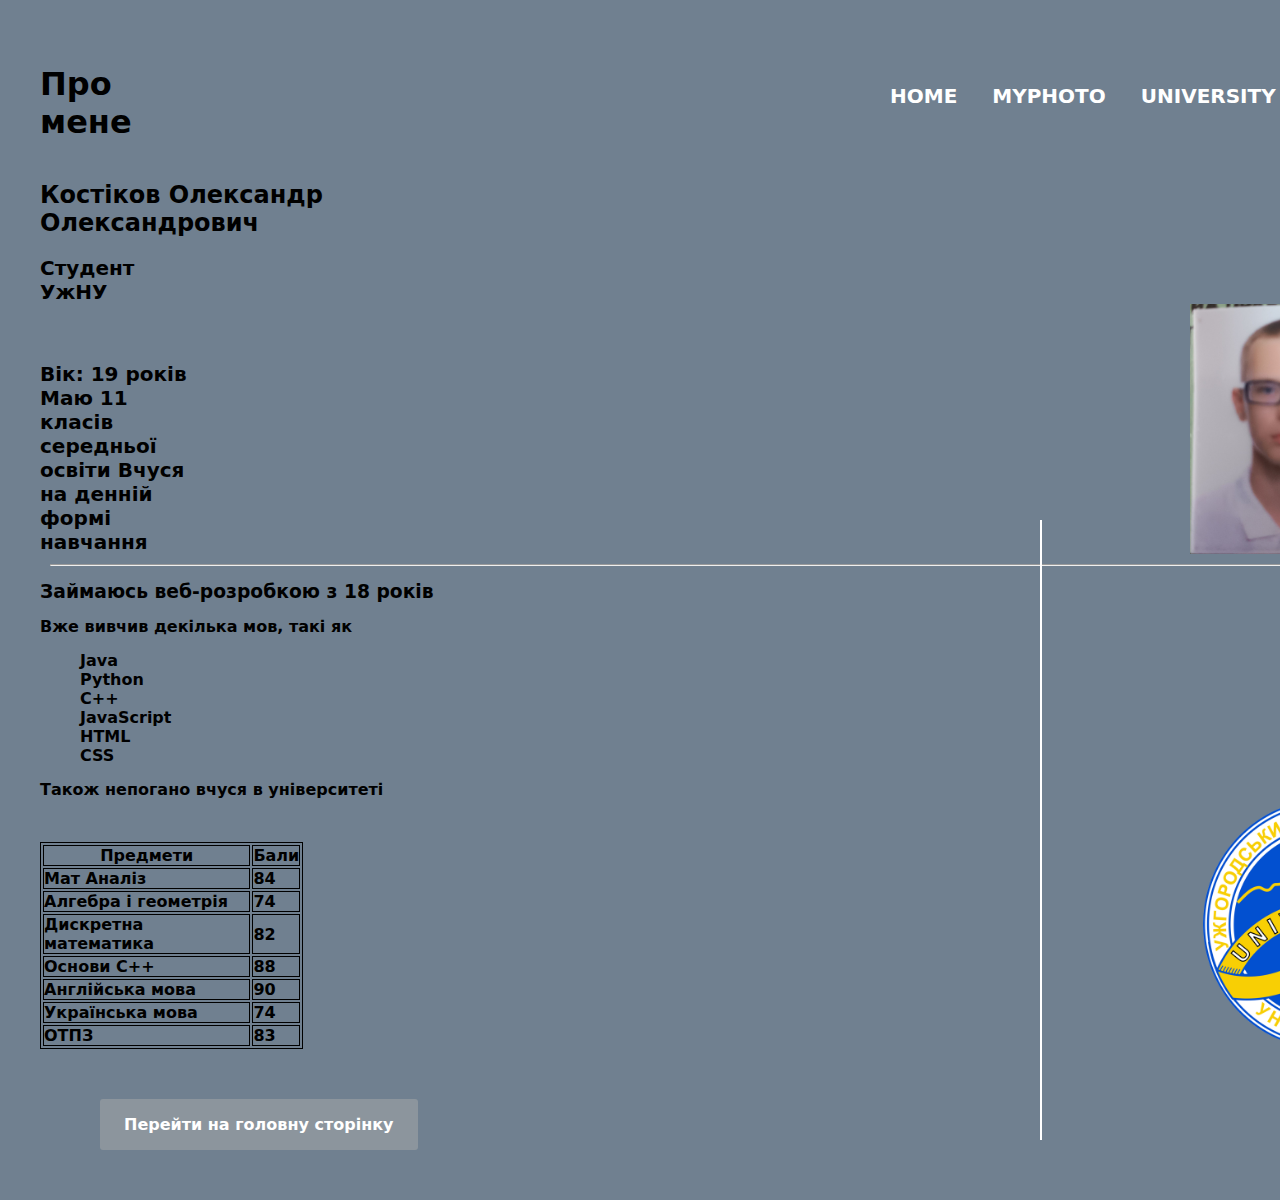
<file: About.html>
<!DOCTYPE html>
<html lang="en">
<head>
    <meta charset="UTF-8">
    <meta name="viewport" content="width=device-width, initial-scale=1.0">
    <title>Про мене</title>
    <link rel="stylesheet" href="./css/About.css">
</head>
<body>
  <nav>
    <div class="portfolio">
      <p class = "text">Про мене</p>
      <ul>
        <li><a class = "ssilka" href="index.html">Home</a></li>
        <li><a class = "ssilka" href="Slider.html">MyPhoto</a></li>
        <li><a class = "ssilka" href="University.html">University</a></li>
        <li><a class = "ssilka" href="Contacts.html">Contacts</a></li>
    </ul>
  </div>
      <div class = "header1">
        <h2>Костіков Олександр Олександрович</h2>
        <p>Студент УжНУ</p>
        <div class="itsma">
            <p>Вік: 19 років Маю 11 класів середньої освіти Вчуся на денній формі навчання
               
            </p>
            <img class = "photo5" src="./img/MyPhoto2.jpg" alt="">
        </div>
        <hr>
        <h3>Займаюсь веб-розробкою з 18 років</h3>
        <ol>
            <li>Вже вивчив декілька мов, такі як
              <ol id ="nestlist">
                <li>Java</li>
                <li>Python</li>
                <li>C++</li>
                <li>JavaScript</li>
                <li>HTML</li>
                <li>CSS</li>
              </ol>
            </li>
        </ol>
        <h4>Також непогано вчуся в університеті</h4>
        <div class="tablitsa">
            <table>
                <tr>
                  <th>Предмети</th>
                  <th>Бали</th>
                <tr>
                  <td>Мат Аналіз</td>
                  <td>84</td>
                <tr>
                  <td>Алгебра і геометрія</td>
                  <td>74</td>
                <tr>
                  <td>Дискретна математика</td>
                  <td>82</td>
                <tr>
                  <td>Основи C++</td>
                  <td>88</td>
                <tr>
                  <td>Англійська мова</td>
                  <td>90</td>
                <tr>
                  <td>Українська мова</td>
                  <td>74</td>
                <tr>
                  <td>ОТПЗ</td>
                  <td>83</td>
              </table>
              <img class = "iuzhnu" src="./img/Uzhnu.png" alt="">   
        </div>
      </div>
      <div class = "line"></div>
      <a href="index.html" class = "button">Перейти на головну сторінку</a>
    </nav>
</body>
</html>
</file>
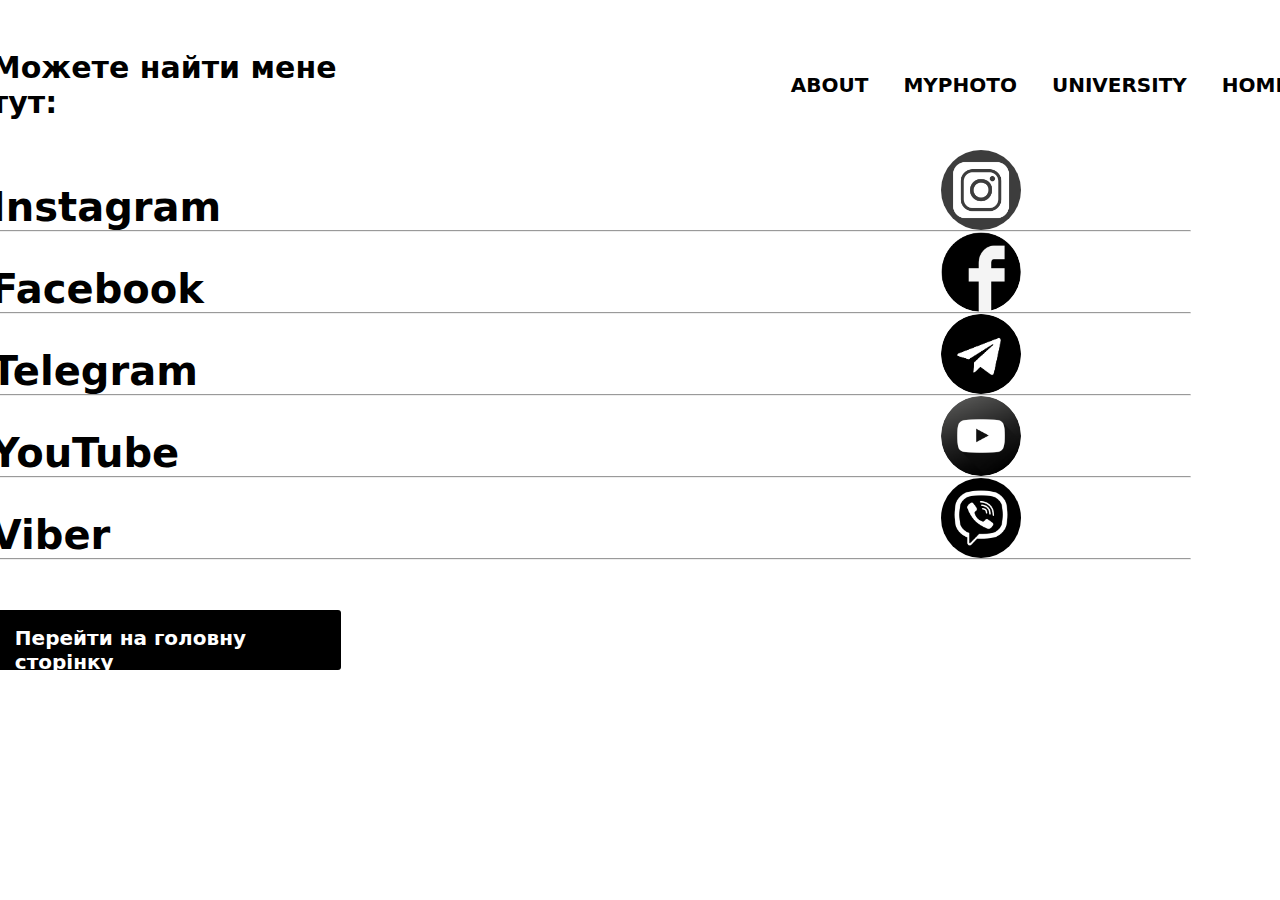
<file: Contacts.html>
<!DOCTYPE html>
<html lang="en">
<head>
    <meta charset="UTF-8">
    <meta name="viewport" content="width=device-width, initial-scale=1.0">
    <title>Contacts</title>
    <link rel ="stylesheet" href="./css/Contacts.css">
</head>
<body>
    <div>
        <div class="portfolio">
            <p class = "shapka">Можете найти мене тут:</p>
            <ul>
              <li><a class = "ssilka" href="About.html">About</a></li>
              <li><a class = "ssilka" href="Slider.html">MyPhoto</a></li>
              <li><a class = "ssilka" href="University.html">University</a></li>
              <li><a class = "ssilka" href="index.html">Home</a></li>
          </ul>
        </div>
        <div class = "interests">
            <div class = "insta">
                <a class = "mysot" href="https://www.instagram.com/alkostik04/">Instagram</a>
                <img src="./img/Instagram4.jpg" alt="">
            </div>
        <hr>
        <div class = "face">
            <a class = "mysot" href="https://www.facebook.com/profile.php?id=100027386231852">Facebook</a>
            <img src="./img/Facebook6.jpg" alt="">
        </div>
        <hr>
        <div class = "tele">
            <a class = "mysot" href="https://t.me/Canvas_yt">Telegram</a>
            <img src="./img/telegram1.jpg" alt="">
        </div>
        <hr>
        <div class = "tube">
            <a class = "mysot" href="https://youtube.com/@canvasminecraft5895">YouTube</a>
            <img src="./img/YouTube1.jpg" alt="">
        </div>
        <hr>
        <div class = "vibe">
            <a class = "mysot" href="https://viber.click/380671071596">Viber</a>
            <img src="./img/viber1.jpg" alt="">
        </div>
        <hr>
        <div class = "ssilka">
            <a  class = "button" href="index.html" >Перейти на головну сторінку</a>
        </div>
        </div>
    </div>
</body>
</html>
</file>
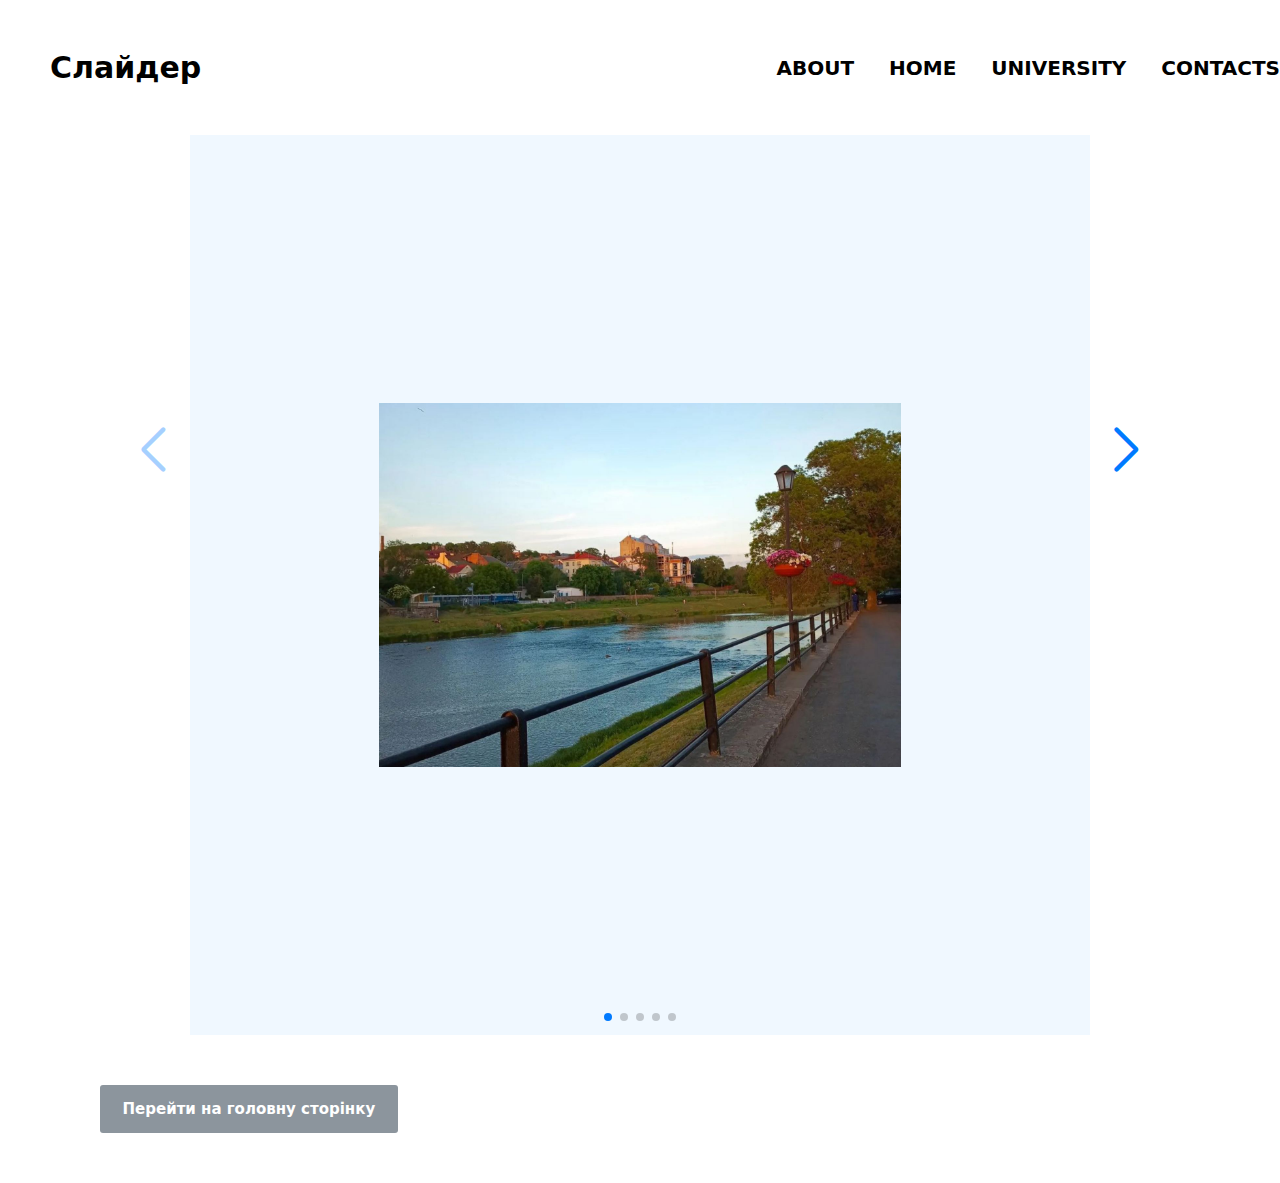
<file: Slider.html>
<!DOCTYPE html>
<html lang="en">
<head>
  <meta charset="UTF-8">
  <meta http-equiv="X-UA-Compatible" content="IE=edge">
  <meta name="viewport" content="width=device-width, initial-scale=1.0">
  <title>Slider</title>
  <link
  rel="stylesheet"
  href="https://cdn.jsdelivr.net/npm/swiper@8/swiper-bundle.min.css"
/>
<link rel="stylesheet" href="./css/Photo.css">
<script src="https://cdn.jsdelivr.net/npm/swiper@8/swiper-bundle.min.js"></script>
</head>
<body>
  <style>
    html,
    body{
      height: 100%;
      font-size: 15px;
    }
    .swiper{
      width: 100vh;
      height: 100%;
    }
    .swiper-slide{
      text-align: center;
      font-size: 18px;
      background-color: aliceblue;
      display: flex;
      justify-content: center;
      align-items: center;
    }
    .swiper-slide img{
      width: 58%;
      object-fit: cover;
    }
    .swiper-button-next, .swiper-rtl .swiper-button-prev{
      right: 140px !important; 
      left: auto;
    }
    .swiper-button-prev, .swiper-rtl .swiper-button-next{
      left: 140px !important; 
      right: auto;
    }

  </style>
  <div class="portfolio">
    <p class = "shapka">Слайдер</p>
    <ul>
      <li><a class = "ssilka" href="About.html">About</a></li>
      <li><a class = "ssilka" href="index.html">Home</a></li>
      <li><a class = "ssilka" href="University.html">University</a></li>
      <li><a class = "ssilka" href="Contacts.html">Contacts</a></li>
  </ul>
</div>
  <div class="swiper mySwiper">
    <div class="swiper-wrapper">
      <div class="swiper-slide"><img src="./img/Slider1.jpg"></div>
      <div class="swiper-slide"><img src="./img/Slider2.jpg"></div>
      <div class="swiper-slide"><img src="./img/Slider3.jpg"></div>
      <div class="swiper-slide"><img src="./img/Slider4.jpg"></div>
      <div class="swiper-slide"><img src="./img/Slider5.jpg"></div>
    </div>
    <div class="swiper-pagination"></div>
  </div>
  <div class="swiper-button-next"></div>
  <div class="swiper-button-prev"></div>
  <a href="index.html" class = "button">Перейти на головну сторінку</a>

  <script>
    var swiper = new Swiper(".mySwiper", {
      spaceBetween: 30,
      navigation: {
        nextEl: ".swiper-button-next",
        prevEl: ".swiper-button-prev",
      },
      pagination: {
        el: ".swiper-pagination",
      },
      mousewheel: true,
      keyboard: true,
    });
  </script>
</body>
</html>
</file>
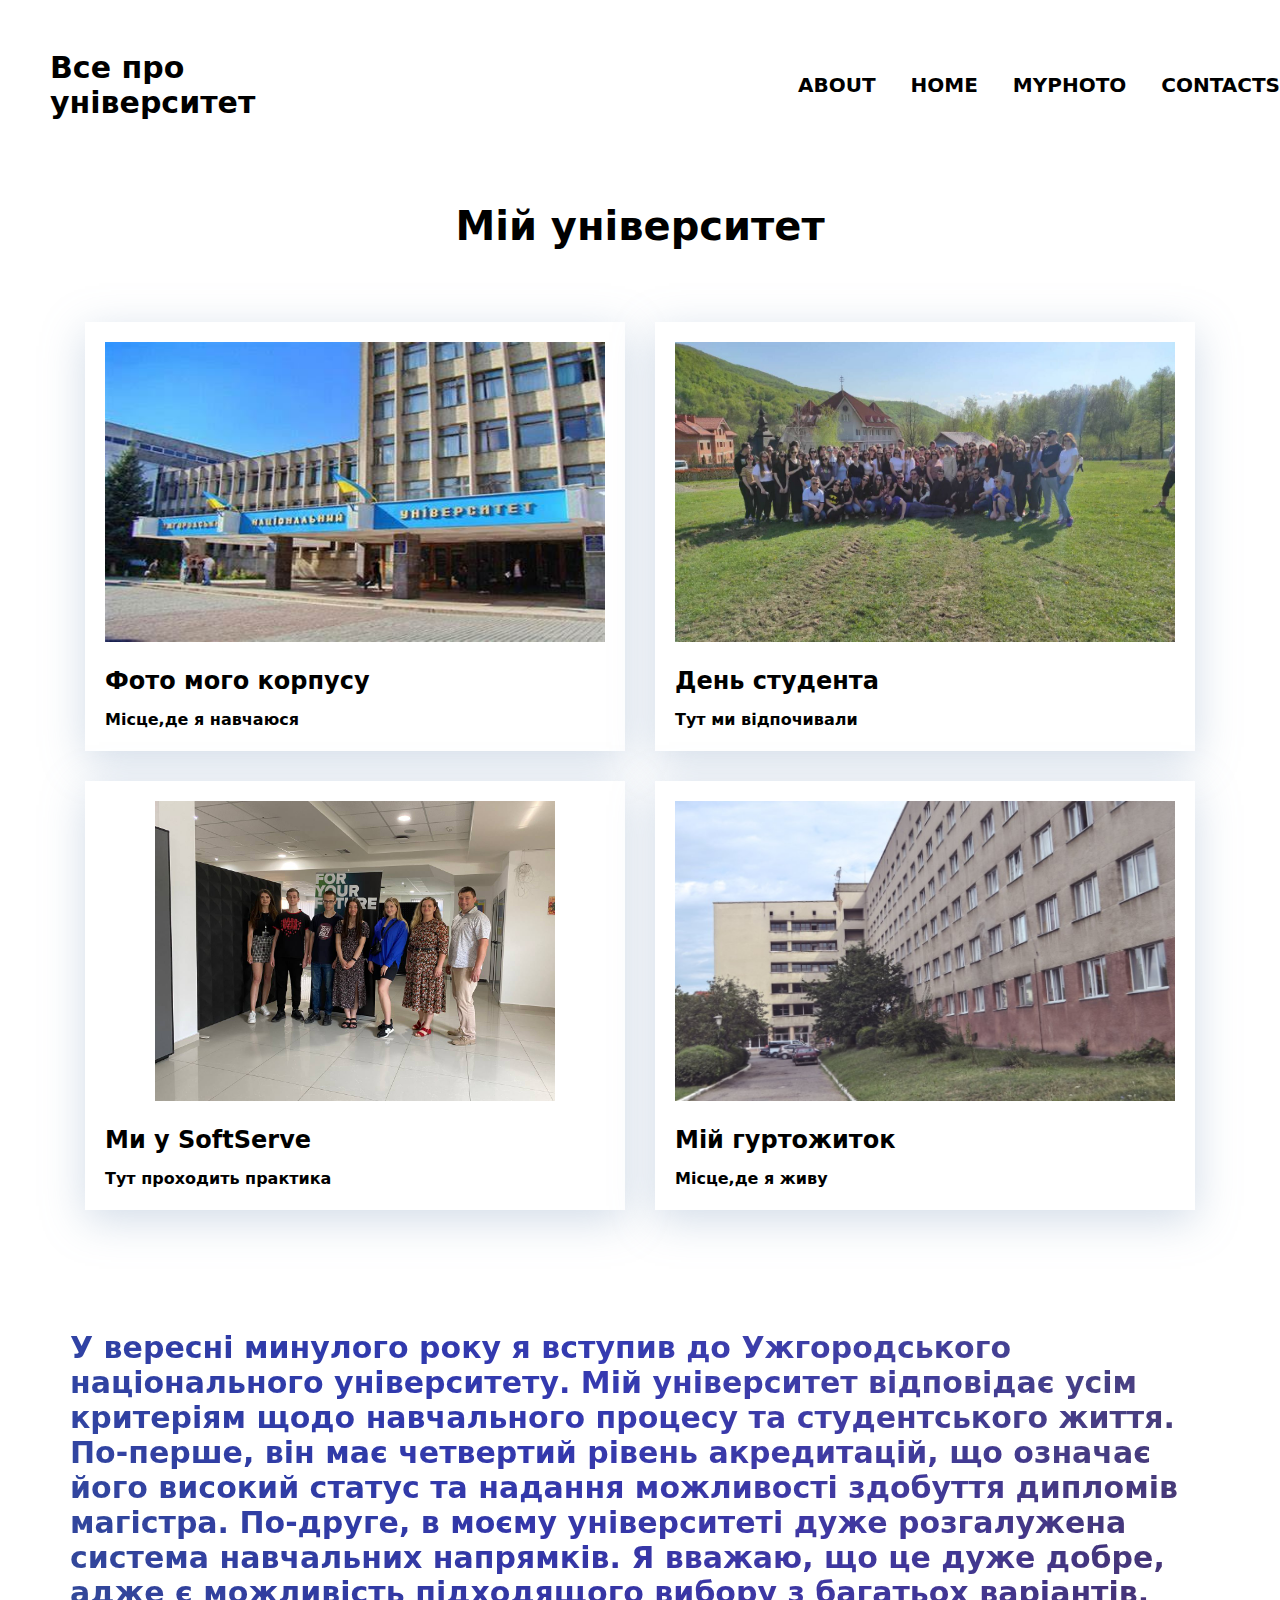
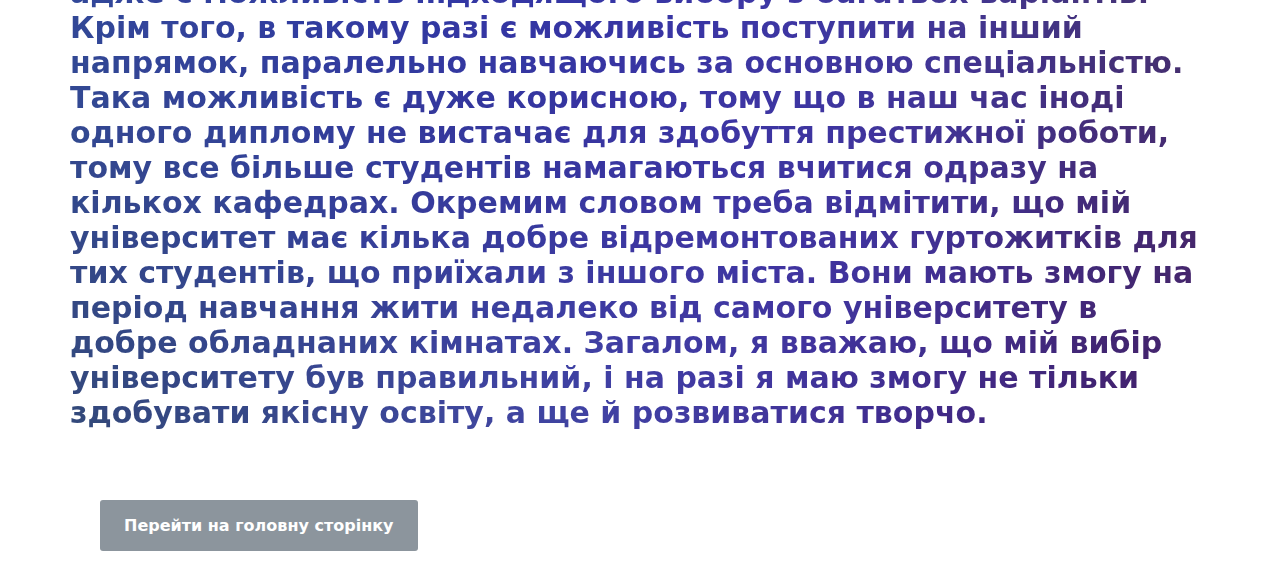
<file: University.html>
<!DOCTYPE html>
<html lang="en">
<head>
    <meta charset="UTF-8">
    <meta name="viewport" content="width=device-width, initial-scale=1.0">
    <title>Document</title>
    <link rel="stylesheet" href="./css/University.css">
</head>
<body>
    <div class="portfolio">
        <p class = "shapka">Все про університет</p>
        <ul>
          <li><a class = "ssilka" href="About.html">About</a></li>
          <li><a class = "ssilka" href="index.html">Home</a></li>
          <li><a class = "ssilka" href="Slider.html">MyPhoto</a></li>
          <li><a class = "ssilka" href="Contacts.html">Contacts</a></li>
      </ul>
    </div>
    <div class = "photos">
        <div class="container">
            <h2 class = "section">Мій університет</h2>
            <div class="cardswrapper">
                <div class="card">
                    <img class = "cardimg" src="./img/MyUniversity1.jpg" alt="">
                    <h3 class = "cardtitle">Фото мого корпусу</h3>
                    <p>Місце,де я навчаюся</p>
                </div>
                <div class="card">
                    <img class = "cardimg" src="./img/MyUniversity2.jpg" alt="">
                    <h3 class = "cardtitle">День студента</h3>
                    <p>Тут ми відпочивали</p>
                </div>
                <div class="card">
                    <img class = "cardimg2" src="./img/MyUniversity3.jpg" alt="">
                    <h3 class = "cardtitle">Ми у SoftServe</h3>
                    <p>Тут проходить практика</p>
                </div>
                <div class="card">
                    <img class = "cardimg" src="./img/MyUniversity4.jpg" alt="">
                    <h3 class = "cardtitle">Мій гуртожиток</h3>
                    <p>Місце,де я живу</p>
                </div>
            </div>
        </div>
    </div>
    <div class="text">
        <p>
            У вересні минулого року я вступив до Ужгородського національного університету.
Мій університет відповідає усім критеріям щодо навчального процесу та студентського життя. По-перше, він має четвертий рівень
 акредитацій, що означає його високий статус та надання можливості здобуття дипломів магістра. По-друге, в моєму університеті
дуже розгалужена система навчальних напрямків. Я вважаю, що це дуже добре, адже є можливість підходящого вибору з багатьох варіантів.
 Крім того, в такому разі є можливість поступити на інший напрямок, паралельно навчаючись за основною спеціальністю. Така можливість 
 є дуже корисною, тому що в наш час іноді одного диплому не вистачає для здобуття престижної роботи, тому все більше студентів
  намагаються вчитися одразу на кількох кафедрах.
Окремим словом треба відмітити, що мій університет має кілька добре відремонтованих гуртожитків для тих студентів, що приїхали 
з іншого міста. Вони мають змогу на період навчання жити недалеко від самого університету в добре обладнаних кімнатах.
Загалом, я вважаю, що мій вибір університету був правильний, і на разі я маю змогу не тільки здобувати якісну освіту, 
а ще й розвиватися творчо.

        </p>
    </div>
    <a href="index.html" class = "button">Перейти на головну сторінку</a>
</body>
</html>
</file>
<file: css/About.css>
* {
    margin: 0;
    padding: 0;
    box-sizing: border-box;
    font-family: system-ui;
    font-weight: 600;
    list-style: none;
}

body {
    background: linear-gradient(to right,#e53935,#e35d5b);
    display: flex;
    align-items: center;
    background: slategrey;
}

.line {
    border-left: 2px solid white;
    height: 620px;
    position: absolute;
    left: 50%;
    margin-left: 400px;
    top: 520px;
}

.portfolio {
    margin-top: 50px;
    display: flex;
    justify-content: start;
    align-items: center;
    gap:0 700px;
}

.text {
    font-size: 2rem;
}


ul {
    display: flex;
    justify-content: center;
    align-items: center;
    text-transform: uppercase;
    gap: 0 35px;
}

.ssilka {
    color: #fff;
    text-decoration: none;
    font-size: 20px;
}

h2 {
    justify-content: start;
    color: black;
    width: 400px;
    height: 100px;
    padding: 40px;
}

h3 {
    margin-top: 15px;
    margin-left: 40px;
}

h4 {
    margin-top: 15px;
    margin-left: 40px;
}

p {
    margin-top: 15px;
    margin-left: 40px;
    width: 150px;
    font-size: 15pt;
}

hr {
    width: 1400px;
    margin-top: 10px;
    margin-left: 50px;
}

ol {
    margin-top: 15px;
    margin-left: 40px;
}

#nestlist {
    color:#000;
}

table,tr,td,th {
    margin-top: 15px;
    margin-left: 40px;
    border: 1px solid black;
    border-color: #000;
}
.tablitsa {
    display: flex;
    justify-content: start;
    align-items: end;
    gap: 0 900px;
}
.itsma {
    display: flex;
    justify-content: start;
    align-items: end;
    gap: 0 1000px;
}

.photo5 {
    width: 200px;
    height: 250px;
}

.iuzhnu {
    width: 250px;
    height: 250px;

}

.button {
    margin-left: 100px;
    margin-top: 50px;
    margin-bottom: 50px;
    display: inline-block;
    background: #8C959D;
    color: #fff;
    padding: 1rem 1.5rem;
    text-decoration: none;
    border-radius: 3px;
}
</file>
<file: css/Contacts.css>
* {
    margin: 0;
    padding: 0;
    box-sizing: border-box;
    font-family: system-ui;
    font-weight: 600;
    list-style: none;
}
body {
    display: flex;
    justify-content: center;
    align-items: center;
    background-color: #fff;
}

h1 {
    margin-top: 50px;
    height: 100px;
    text-align: center;
    color:#000;
}
.mysot {
    color: #000;
}

.portfolio {
    margin-top: 50px;
    display: flex;
    justify-content: start;
    align-items: center;
    gap:0 400px;
    margin-bottom: 30px;
}

.shapka {
    font-size: 30px;
    width: 400px;

}


ul {
    display: flex;
    justify-content: center;
    align-items: center;
    text-transform: uppercase;
    gap: 0 35px;
}

.ssilka {
    color: #000;
    text-decoration: none;
    font-size: 20px;
}


hr {
    width: 1200px;
}


img {
    width: 80px;
    height: 80px;
    object-fit: contain;
    border-radius: 80px;
}


a {
    width: 200px;
    text-decoration: none;
}

.mysot {
    font-size: 40px;
}

.insta {
    display: flex;
    justify-content: start;
    align-items: end;
    gap: 0 750px;
}
.face {
    display: flex;
    justify-content: start;
    align-items: end;
    gap: 0 750px;
}

.tele {
    display: flex;
    justify-content: start;
    align-items: end;
    gap: 0 750px;
}

.tube {
    display: flex;
    justify-content: start;
    align-items: end;
    gap: 0 750px;
}

.vibe {
    display: flex;
    justify-content: start;
    align-items: end;
    gap: 0 750px;
}


.button {
    margin-bottom: 50px;
    margin-top: 50px;
    font-size: 20px;
    display: inline-block;
    background: #000;
    color: #FFF;
    padding: 1rem 1.5rem;
    text-decoration: none;
    border-radius: 3px;
    width: 350px;
    height: 60px;
}
</file>
<file: css/Photo.css>
* {
    margin: 0;
    padding: 0;
    box-sizing: border-box;
    font-family: system-ui;
    font-weight: 600;
    list-style: none;
}

h1 {
    margin-top: 50px;
    text-align: center;
    margin-bottom: 50px;
}

.button {
    margin-left: 100px;
    margin-top: 50px;
    margin-bottom: 50px;
    display: inline-block;
    background: #8C959D;
    color: #fff;
    padding: 1rem 1.5rem;
    text-decoration: none;
    border-radius: 3px;

}

.portfolio {
    margin-top: 50px;
    display: flex;
    justify-content: start;
    align-items: center;
    gap:0 400px;
    margin-bottom: 50px;
    margin-left: 50px;
}

.shapka {
    font-size: 30px;
    width: 400px;

}


ul {
    display: flex;
    justify-content: center;
    align-items: center;
    text-transform: uppercase;
    gap: 0 35px;
}

.ssilka {
    color: #000;
    text-decoration: none;
    font-size: 20px;
}
</file>
<file: css/University.css>
* {
    margin: 0;
    padding: 0;
    box-sizing: border-box;
    font-family: system-ui;
    font-weight: 600;
    list-style: none;
}


body {
    margin:0;
    padding: 0;
    font-family: 'Montserrat',sans-serif;
}


.portfolio {
    margin-top: 50px;
    display: flex;
    justify-content: start;
    align-items: center;
    gap:0 400px;
    margin-bottom: 50px;
    margin-left: 50px;
}

.shapka {
    font-size: 30px;
    width: 400px;

}


ul {
    display: flex;
    justify-content: center;
    align-items: center;
    text-transform: uppercase;
    gap: 0 35px;
}

.ssilka {
    color: #000;
    text-decoration: none;
    font-size: 20px;
}
.container {
    margin-left: auto;
    margin-right: auto;
    max-width: 1110px;
    margin-top: 80px;

}
.section {
    margin: 0;
    margin-bottom: 70px;
    font-size: 40px;
    font-weight: 700;
    line-height: 130%;
    text-align: center;
    color :black;
}

.card {
    background-color: white;
    max-width: 540px;
    padding: 20px;
    margin-bottom: 30px;
    box-shadow: 0px 10px 40px rgba(126,155,189,0.35);
}

.card:last-child, .card:nth-last-child(2){
    margin-bottom: 0;

}



.cardimg {
    margin-bottom: 20px;
    width: 500px;
    height: 300px;

}

.cardimg2 {
    margin-bottom: 20px;
    width: 500px;
    height: 300px;
    object-fit: contain;

}

.cardtitle {
    margin: 0;
    margin-bottom: 13px;
    font-weight: 600;
    font-size: 24px;
    line-height: 130%;
    color: #000;

}

.card p {
    margin: 0;
    font-size: 16px;
    line-height: 130%;
    color: #000;
}


.cardswrapper {
    display: flex;
    flex-wrap: wrap;
    justify-content: space-between;

}

.text {
    padding: 70px;
    padding-left: auto;
    margin-right: auto;
    font-size: 30px;
    text-align: start;
    margin-top: 50px;
    color:#000;
    background: url(../img/MyText.jpg) no-repeat;
    -webkit-background-clip: text;
    -webkit-text-fill-color: transparent;
    animation-name: gradient;
    animation-duration: 3s;
    animation-iteration-count: infinite;
}

@keyframes gradient {

    0% {
        background-position: 0 0;

    }
    50% {
        background-position: 100% 0;
    }
    100%{
        background-position: 0 0;

    }
    
}

.button {
    margin-left: 100px;
    display: inline-block;
    background: #8C959D;
    color: #fff;
    padding: 1rem 1.5rem;
    text-decoration: none;
    border-radius: 3px;
    margin-bottom: 30px;
}
</file>
